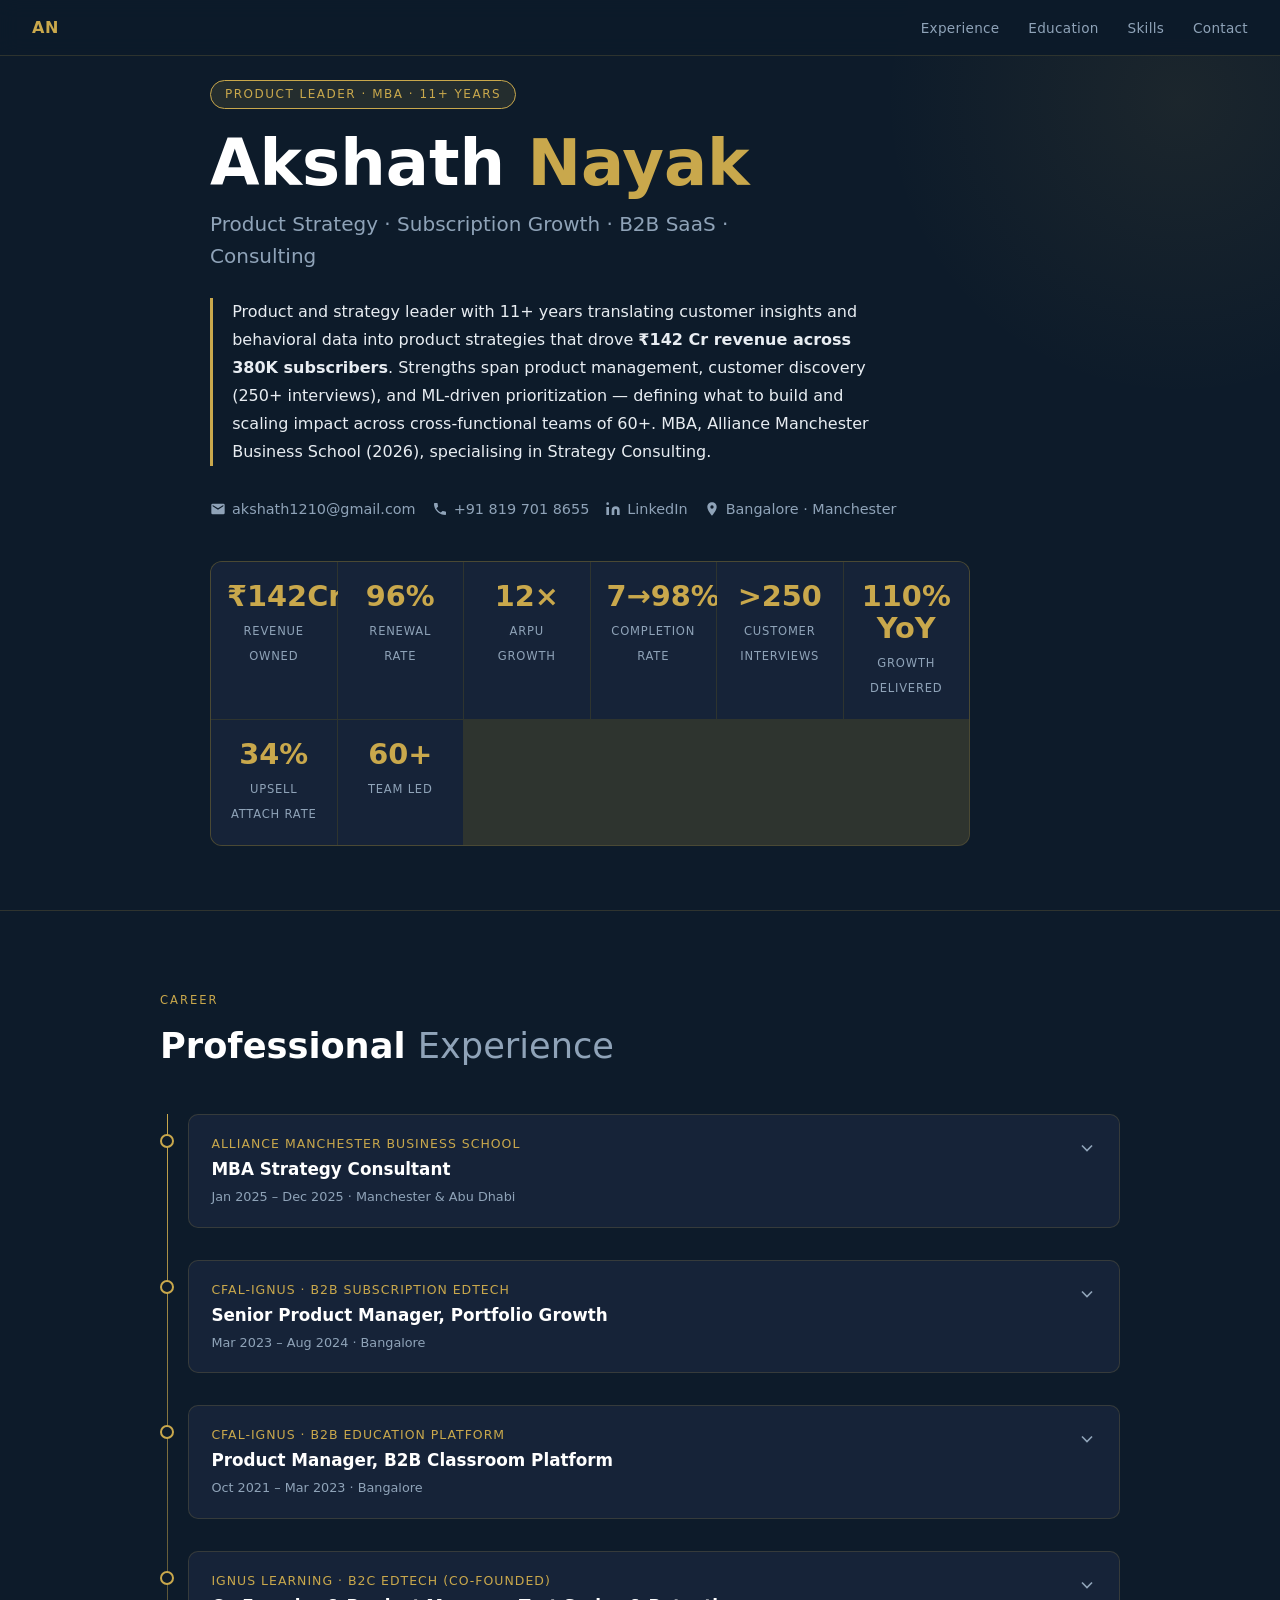
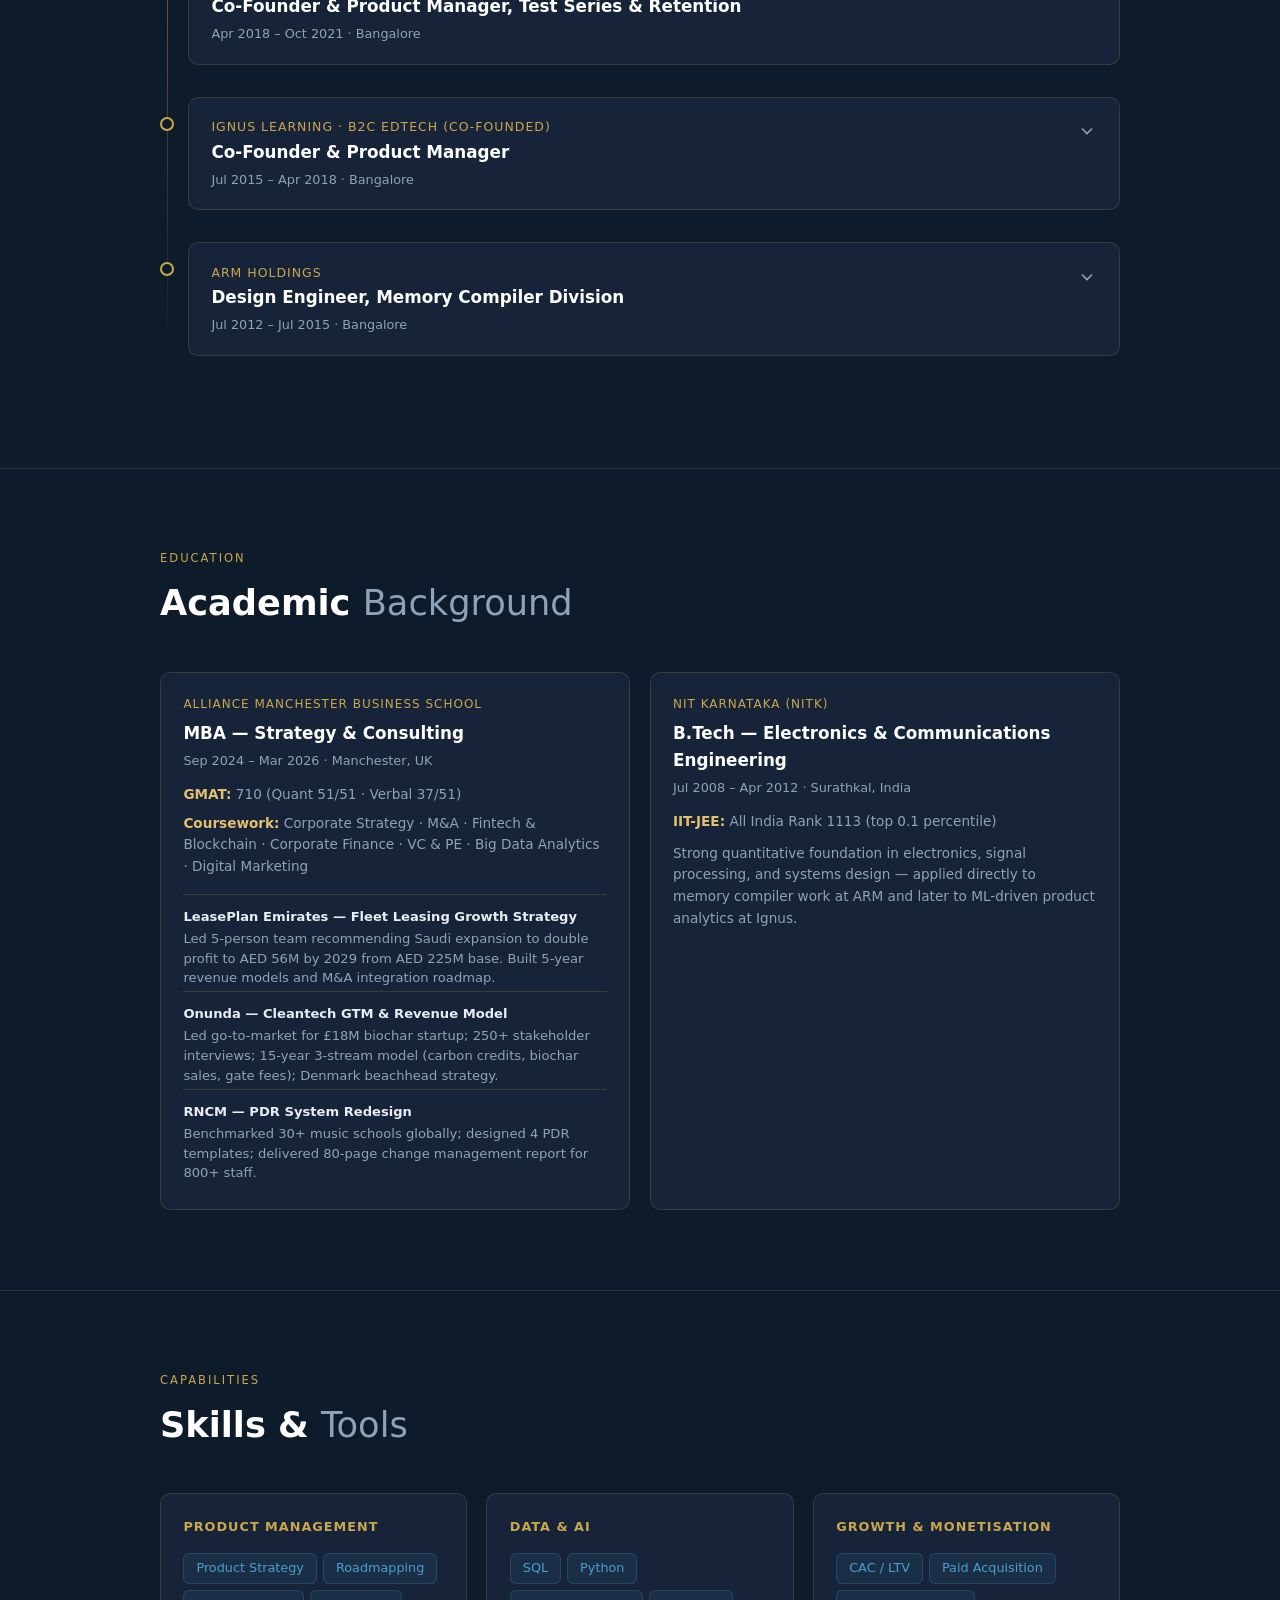
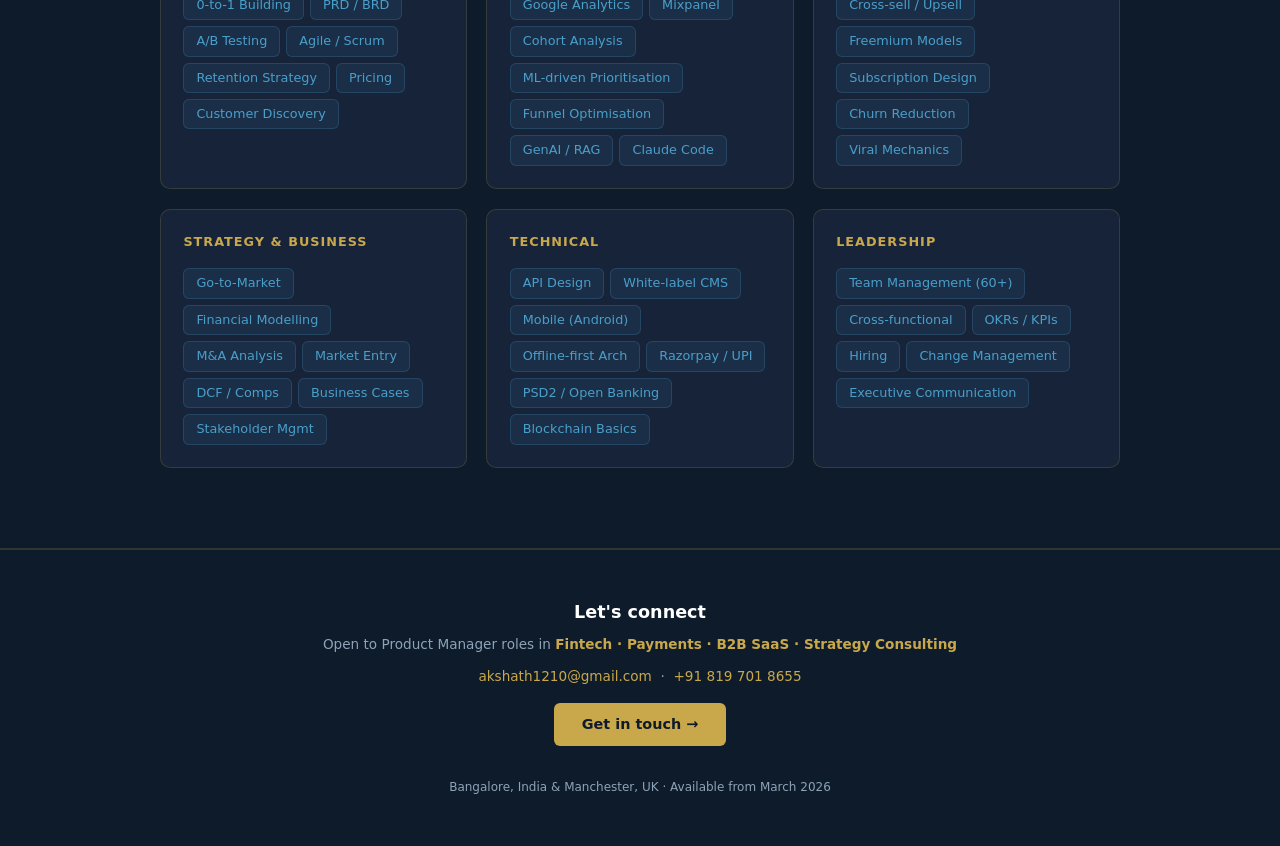
<file: akshath.html>
<!DOCTYPE html>
<html lang="en">
<head>
  <meta charset="UTF-8">
  <meta name="viewport" content="width=device-width, initial-scale=1.0">
  <title>Akshath Nayak — Product Leader</title>
  <style>
    :root {
      --navy: #0d1b2a;
      --navy-mid: #142236;
      --navy-light: #1e3452;
      --gold: #c9a84c;
      --gold-light: #e2c06e;
      --gold-pale: #f0d898;
      --text: #e8edf2;
      --text-muted: #8fa3b8;
      --accent: #4a9eca;
      --card-bg: #162338;
      --card-border: rgba(201,168,76,0.18);
    }

    * { margin: 0; padding: 0; box-sizing: border-box; }

    html { scroll-behavior: smooth; }

    body {
      background: var(--navy);
      color: var(--text);
      font-family: 'Segoe UI', system-ui, -apple-system, sans-serif;
      line-height: 1.6;
      overflow-x: hidden;
    }

    /* ── NAV ── */
    nav {
      position: fixed; top: 0; left: 0; right: 0; z-index: 100;
      background: rgba(13,27,42,0.92);
      backdrop-filter: blur(10px);
      border-bottom: 1px solid var(--card-border);
      display: flex; align-items: center; justify-content: space-between;
      padding: 0 2rem; height: 56px;
    }
    nav .brand { color: var(--gold); font-weight: 700; font-size: 1rem; letter-spacing: 0.5px; }
    nav ul { list-style: none; display: flex; gap: 1.8rem; }
    nav a { color: var(--text-muted); text-decoration: none; font-size: 0.85rem; letter-spacing: 0.3px; transition: color 0.2s; }
    nav a:hover { color: var(--gold); }

    /* ── HERO ── */
    #hero {
      min-height: 100vh;
      display: flex; flex-direction: column; justify-content: center;
      padding: 80px 2rem 4rem;
      position: relative;
      overflow: hidden;
    }
    #hero::before {
      content: '';
      position: absolute; top: -200px; right: -200px;
      width: 600px; height: 600px;
      background: radial-gradient(circle, rgba(201,168,76,0.08) 0%, transparent 70%);
      pointer-events: none;
    }
    .hero-inner { max-width: 860px; margin: 0 auto; width: 100%; }
    .hero-tag {
      display: inline-block;
      background: rgba(201,168,76,0.12);
      border: 1px solid var(--gold);
      color: var(--gold);
      font-size: 0.75rem; letter-spacing: 1.5px; text-transform: uppercase;
      padding: 4px 14px; border-radius: 20px; margin-bottom: 1.2rem;
    }
    h1 {
      font-size: clamp(2.4rem, 6vw, 4rem);
      font-weight: 700; line-height: 1.1;
      color: #fff;
      margin-bottom: 0.6rem;
    }
    h1 span { color: var(--gold); }
    .hero-sub {
      font-size: clamp(1rem, 2.5vw, 1.25rem);
      color: var(--text-muted);
      margin-bottom: 1.6rem;
      max-width: 620px;
    }
    .hero-summary {
      font-size: 1rem; color: var(--text);
      max-width: 680px; line-height: 1.75;
      margin-bottom: 2rem;
      border-left: 3px solid var(--gold);
      padding-left: 1.2rem;
    }
    .hero-contacts {
      display: flex; flex-wrap: wrap; gap: 1rem; margin-bottom: 2.5rem;
    }
    .hero-contacts a {
      color: var(--text-muted); text-decoration: none; font-size: 0.9rem;
      display: flex; align-items: center; gap: 6px;
      transition: color 0.2s;
    }
    .hero-contacts a:hover { color: var(--gold); }
    .hero-contacts svg { width: 16px; height: 16px; fill: currentColor; }

    /* ── STATS ROW ── */
    .stats-row {
      display: grid; grid-template-columns: repeat(auto-fit, minmax(120px, 1fr));
      gap: 1px; background: var(--card-border);
      border: 1px solid var(--card-border); border-radius: 12px;
      overflow: hidden; max-width: 760px;
    }
    .stat {
      background: var(--card-bg);
      padding: 1.2rem 1rem; text-align: center;
      transition: background 0.2s;
    }
    .stat:hover { background: var(--navy-light); }
    .stat-num {
      display: block;
      font-size: 1.8rem; font-weight: 700; color: var(--gold);
      line-height: 1.1; margin-bottom: 4px;
    }
    .stat-label { font-size: 0.72rem; color: var(--text-muted); text-transform: uppercase; letter-spacing: 0.8px; }

    /* ── SECTIONS ── */
    section { padding: 80px 2rem; }
    .section-inner { max-width: 960px; margin: 0 auto; }
    .section-title {
      font-size: 0.72rem; text-transform: uppercase; letter-spacing: 2px;
      color: var(--gold); margin-bottom: 0.5rem;
    }
    h2 { font-size: clamp(1.6rem, 3vw, 2.2rem); color: #fff; margin-bottom: 2.5rem; }
    h2 .dim { color: var(--text-muted); font-weight: 400; }

    /* ── TIMELINE ── */
    .timeline { position: relative; padding-left: 28px; }
    .timeline::before {
      content: ''; position: absolute; left: 7px; top: 0; bottom: 0;
      width: 1px; background: linear-gradient(to bottom, var(--gold), transparent);
    }
    .tl-item { position: relative; margin-bottom: 2rem; }
    .tl-dot {
      position: absolute; left: -28px; top: 20px;
      width: 14px; height: 14px; border-radius: 50%;
      background: var(--navy); border: 2px solid var(--gold);
      transition: background 0.2s;
      cursor: pointer;
    }
    .tl-item.open .tl-dot { background: var(--gold); }

    .tl-card {
      background: var(--card-bg);
      border: 1px solid var(--card-border);
      border-radius: 10px; overflow: hidden;
      transition: border-color 0.2s;
    }
    .tl-card:hover { border-color: rgba(201,168,76,0.4); }
    .tl-item.open .tl-card { border-color: var(--gold); }

    .tl-header {
      padding: 1.2rem 1.4rem;
      cursor: pointer;
      display: grid;
      grid-template-columns: 1fr auto;
      gap: 0.5rem;
      align-items: start;
    }
    .tl-company { font-size: 0.78rem; color: var(--gold); text-transform: uppercase; letter-spacing: 1px; margin-bottom: 2px; }
    .tl-title { font-size: 1.05rem; font-weight: 600; color: #fff; margin-bottom: 4px; }
    .tl-date { font-size: 0.8rem; color: var(--text-muted); }
    .tl-chevron {
      width: 20px; height: 20px; color: var(--text-muted);
      transition: transform 0.3s;
      flex-shrink: 0; margin-top: 4px;
    }
    .tl-item.open .tl-chevron { transform: rotate(180deg); }

    .tl-body {
      max-height: 0; overflow: hidden;
      transition: max-height 0.4s ease, padding 0.3s ease;
    }
    .tl-item.open .tl-body { max-height: 600px; }
    .tl-body-inner {
      padding: 0 1.4rem 1.4rem;
      border-top: 1px solid var(--card-border);
    }
    .tl-chips { display: flex; flex-wrap: wrap; gap: 6px; margin: 1rem 0 0.8rem; }
    .chip {
      font-size: 0.72rem; padding: 3px 10px; border-radius: 20px;
      background: rgba(201,168,76,0.1); color: var(--gold-light);
      border: 1px solid rgba(201,168,76,0.25);
    }
    .tl-bullets { list-style: none; margin-top: 0.8rem; }
    .tl-bullets li {
      padding: 5px 0 5px 16px; position: relative;
      font-size: 0.9rem; color: var(--text-muted); line-height: 1.6;
    }
    .tl-bullets li::before {
      content: ''; position: absolute; left: 0; top: 13px;
      width: 5px; height: 5px; border-radius: 50%;
      background: var(--gold);
    }
    .tl-bullets li strong { color: var(--text); }
    .tl-bullets .metric { color: var(--gold-light); font-weight: 600; }

    /* ── SKILLS ── */
    .skills-grid { display: grid; grid-template-columns: repeat(auto-fit, minmax(240px, 1fr)); gap: 1.2rem; }
    .skill-group {
      background: var(--card-bg);
      border: 1px solid var(--card-border);
      border-radius: 10px; padding: 1.4rem;
    }
    .skill-group h3 { font-size: 0.8rem; color: var(--gold); text-transform: uppercase; letter-spacing: 1px; margin-bottom: 1rem; }
    .skill-tags { display: flex; flex-wrap: wrap; gap: 6px; }
    .skill-tag {
      font-size: 0.8rem; padding: 4px 12px; border-radius: 6px;
      background: rgba(74,158,202,0.1); color: var(--accent);
      border: 1px solid rgba(74,158,202,0.2);
    }

    /* ── EDUCATION ── */
    .edu-grid { display: grid; grid-template-columns: repeat(auto-fit, minmax(280px, 1fr)); gap: 1.2rem; }
    .edu-card {
      background: var(--card-bg);
      border: 1px solid var(--card-border);
      border-radius: 10px; padding: 1.4rem;
    }
    .edu-school { font-size: 0.75rem; color: var(--gold); text-transform: uppercase; letter-spacing: 1px; margin-bottom: 6px; }
    .edu-degree { font-size: 1.05rem; font-weight: 600; color: #fff; margin-bottom: 4px; }
    .edu-date { font-size: 0.8rem; color: var(--text-muted); margin-bottom: 0.8rem; }
    .edu-detail { font-size: 0.85rem; color: var(--text-muted); margin-bottom: 0.4rem; }
    .edu-detail strong { color: var(--gold-light); }
    .edu-projects { margin-top: 1rem; }
    .edu-proj {
      border-top: 1px solid var(--card-border);
      padding: 0.7rem 0 0.2rem;
      font-size: 0.82rem;
    }
    .edu-proj-title { color: var(--text); font-weight: 600; margin-bottom: 2px; }
    .edu-proj-desc { color: var(--text-muted); line-height: 1.5; }

    /* ── FOOTER ── */
    footer {
      text-align: center; padding: 3rem 2rem;
      border-top: 1px solid var(--card-border);
      color: var(--text-muted); font-size: 0.85rem;
    }
    footer a { color: var(--gold); text-decoration: none; }
    .footer-cta {
      display: inline-block; margin-top: 1rem;
      padding: 10px 28px; border-radius: 6px;
      background: var(--gold); color: var(--navy);
      font-weight: 700; font-size: 0.9rem;
      text-decoration: none; transition: background 0.2s;
    }
    .footer-cta:hover { background: var(--gold-light); color: var(--navy); }

    /* ── MISC ── */
    .divider { border: none; border-top: 1px solid var(--card-border); margin: 0; }

    @media (max-width: 600px) {
      nav ul { gap: 1rem; }
      .hero-contacts { flex-direction: column; }
      .stats-row { grid-template-columns: repeat(2, 1fr); }
    }
  </style>
</head>
<body>

<!-- NAV -->
<nav>
  <span class="brand">AN</span>
  <ul>
    <li><a href="#experience">Experience</a></li>
    <li><a href="#education">Education</a></li>
    <li><a href="#skills">Skills</a></li>
    <li><a href="#contact">Contact</a></li>
  </ul>
</nav>

<!-- HERO -->
<section id="hero">
  <div class="hero-inner">
    <span class="hero-tag">Product Leader · MBA · 11+ Years</span>
    <h1>Akshath <span>Nayak</span></h1>
    <p class="hero-sub">Product Strategy · Subscription Growth · B2B SaaS · Consulting</p>
    <p class="hero-summary">
      Product and strategy leader with 11+ years translating customer insights and behavioral data
      into product strategies that drove <strong>₹142 Cr revenue across 380K subscribers</strong>.
      Strengths span product management, customer discovery (250+ interviews), and ML-driven
      prioritization — defining what to build and scaling impact across cross-functional teams of 60+.
      MBA, Alliance Manchester Business School (2026), specialising in Strategy Consulting.
    </p>
    <div class="hero-contacts">
      <a href="mailto:akshath1210@gmail.com">
        <svg viewBox="0 0 24 24"><path d="M20 4H4a2 2 0 00-2 2v12a2 2 0 002 2h16a2 2 0 002-2V6a2 2 0 00-2-2zm0 4l-8 5-8-5V6l8 5 8-5v2z"/></svg>
        akshath1210@gmail.com
      </a>
      <a href="tel:+918197018655">
        <svg viewBox="0 0 24 24"><path d="M6.6 10.8c1.4 2.8 3.8 5.1 6.6 6.6l2.2-2.2c.3-.3.7-.4 1-.2 1.1.4 2.3.6 3.6.6.6 0 1 .4 1 1V20c0 .6-.4 1-1 1-9.4 0-17-7.6-17-17 0-.6.4-1 1-1h3.5c.6 0 1 .4 1 1 0 1.3.2 2.5.6 3.6.1.3 0 .7-.2 1L6.6 10.8z"/></svg>
        +91 819 701 8655
      </a>
      <a href="#">
        <svg viewBox="0 0 24 24"><path d="M16 8a6 6 0 016 6v7h-4v-7a2 2 0 00-2-2 2 2 0 00-2 2v7h-4v-7a6 6 0 016-6zM2 9h4v12H2zm2-3a2 2 0 100-4 2 2 0 000 4z"/></svg>
        LinkedIn
      </a>
      <a href="#">
        <svg viewBox="0 0 24 24"><path d="M12 2C8.13 2 5 5.13 5 9c0 5.25 7 13 7 13s7-7.75 7-13c0-3.87-3.13-7-7-7zm0 9.5a2.5 2.5 0 110-5 2.5 2.5 0 010 5z"/></svg>
        Bangalore · Manchester
      </a>
    </div>

    <div class="stats-row">
      <div class="stat">
        <span class="stat-num" data-target="142" data-prefix="₹" data-suffix="Cr">0</span>
        <span class="stat-label">Revenue Owned</span>
      </div>
      <div class="stat">
        <span class="stat-num" data-target="96" data-suffix="%">0</span>
        <span class="stat-label">Renewal Rate</span>
      </div>
      <div class="stat">
        <span class="stat-num">12×</span>
        <span class="stat-label">ARPU Growth</span>
      </div>
      <div class="stat">
        <span class="stat-num">7→98%</span>
        <span class="stat-label">Completion Rate</span>
      </div>
      <div class="stat">
        <span class="stat-num" data-target="250" data-prefix=">" >0</span>
        <span class="stat-label">Customer Interviews</span>
      </div>
      <div class="stat">
        <span class="stat-num" data-target="110" data-suffix="% YoY">0</span>
        <span class="stat-label">Growth Delivered</span>
      </div>
      <div class="stat">
        <span class="stat-num" data-target="34" data-suffix="%">0</span>
        <span class="stat-label">Upsell Attach Rate</span>
      </div>
      <div class="stat">
        <span class="stat-num" data-target="60" data-suffix="+">0</span>
        <span class="stat-label">Team Led</span>
      </div>
    </div>
  </div>
</section>

<hr class="divider">

<!-- EXPERIENCE -->
<section id="experience">
  <div class="section-inner">
    <p class="section-title">Career</p>
    <h2>Professional <span class="dim">Experience</span></h2>

    <div class="timeline">

      <!-- MBA Consulting -->
      <div class="tl-item" id="job-mba">
        <div class="tl-dot" onclick="toggleJob('job-mba')"></div>
        <div class="tl-card">
          <div class="tl-header" onclick="toggleJob('job-mba')">
            <div>
              <div class="tl-company">Alliance Manchester Business School</div>
              <div class="tl-title">MBA Strategy Consultant</div>
              <div class="tl-date">Jan 2025 – Dec 2025 · Manchester &amp; Abu Dhabi</div>
            </div>
            <svg class="tl-chevron" viewBox="0 0 24 24" fill="none" stroke="currentColor" stroke-width="2"><polyline points="6 9 12 15 18 9"/></svg>
          </div>
          <div class="tl-body">
            <div class="tl-body-inner">
              <div class="tl-chips">
                <span class="chip">Strategy Consulting</span>
                <span class="chip">Financial Modelling</span>
                <span class="chip">Market Entry</span>
                <span class="chip">GTM Strategy</span>
                <span class="chip">Stakeholder Interviews</span>
              </div>
              <ul class="tl-bullets">
                <li><strong>LeasePlan Emirates (Jan–Jun 2025):</strong> Repositioned an <span class="metric">AED 225M</span> fleet-leasing business toward integrated mobility; evaluated 25+ strategic opportunities and recommended Saudi Arabia expansion to double profit by 2029 — <span class="metric">29% margin, 14,340-unit fleet.</span></li>
                <li><strong>Onunda — Cleantech Biochar Startup (Jul–Dec 2025):</strong> Built go-to-market strategy and a 15-year, 3-stream revenue model for an <span class="metric">£18M</span> cleantech startup; ran <span class="metric">250+ stakeholder interviews</span> across utilities, agriculture, and regulators; authored global-expansion playbook identifying Denmark as beachhead market.</li>
              </ul>
            </div>
          </div>
        </div>
      </div>

      <!-- CFAL SPM -->
      <div class="tl-item" id="job-cfal-spm">
        <div class="tl-dot" onclick="toggleJob('job-cfal-spm')"></div>
        <div class="tl-card">
          <div class="tl-header" onclick="toggleJob('job-cfal-spm')">
            <div>
              <div class="tl-company">CFAL-Ignus · B2B Subscription Edtech</div>
              <div class="tl-title">Senior Product Manager, Portfolio Growth</div>
              <div class="tl-date">Mar 2023 – Aug 2024 · Bangalore</div>
            </div>
            <svg class="tl-chevron" viewBox="0 0 24 24" fill="none" stroke="currentColor" stroke-width="2"><polyline points="6 9 12 15 18 9"/></svg>
          </div>
          <div class="tl-body">
            <div class="tl-body-inner">
              <div class="tl-chips">
                <span class="chip">Portfolio PM</span>
                <span class="chip">Subscription Growth</span>
                <span class="chip">Retention</span>
                <span class="chip">B2B Renewals</span>
                <span class="chip">Paid Acquisition</span>
                <span class="chip">Team Leadership</span>
              </div>
              <ul class="tl-bullets">
                <li>Owned product and revenue strategy for a <span class="metric">5-product subscription portfolio (₹142 Cr, 380K subscribers)</span>; defined key metrics and quarterly roadmaps; led 5 PMs across cross-functional teams of 60+ (engineering, content, sales).</li>
                <li>Translated churn analysis into a multi-year bundling strategy (8% discount) and a white-label CMS (10-person eng team), reaching a <span class="metric">96–100% B2B renewal rate</span> across 140 school partnerships.</li>
                <li>Drove <span class="metric">110% YoY growth</span> in test series product through ₹14 Cr paid acquisition (Google, Instagram, influencers) and a cross-product recommendation engine generating 25% incremental revenue.</li>
              </ul>
            </div>
          </div>
        </div>
      </div>

      <!-- CFAL PM -->
      <div class="tl-item" id="job-cfal-pm">
        <div class="tl-dot" onclick="toggleJob('job-cfal-pm')"></div>
        <div class="tl-card">
          <div class="tl-header" onclick="toggleJob('job-cfal-pm')">
            <div>
              <div class="tl-company">CFAL-Ignus · B2B Education Platform</div>
              <div class="tl-title">Product Manager, B2B Classroom Platform</div>
              <div class="tl-date">Oct 2021 – Mar 2023 · Bangalore</div>
            </div>
            <svg class="tl-chevron" viewBox="0 0 24 24" fill="none" stroke="currentColor" stroke-width="2"><polyline points="6 9 12 15 18 9"/></svg>
          </div>
          <div class="tl-body">
            <div class="tl-body-inner">
              <div class="tl-chips">
                <span class="chip">0-to-1 Build</span>
                <span class="chip">Real-time Architecture</span>
                <span class="chip">B2B SaaS</span>
                <span class="chip">Stakeholder Management</span>
              </div>
              <ul class="tl-bullets">
                <li>Pitched and built teacher-controlled synchronous learning platform for grades 7–10; led a <span class="metric">36-person team</span> (engineering, content, sales) from concept to launch across 52 schools and 9,800 students — <span class="metric">₹19.6 Cr in 18 months.</span></li>
                <li>Designed real-time classroom orchestration: content sync to tablets, timed assessments, live leaderboards, simulations, and automated parent-reporting — one-click progress reports that became the key sales driver for school adoption.</li>
                <li>Built product as strategic funnel capturing students in grades 7–10 to reduce churn to competitors in premium grades 11–12.</li>
              </ul>
            </div>
          </div>
        </div>
      </div>

      <!-- Ignus Co-Founder 2 -->
      <div class="tl-item" id="job-ignus2">
        <div class="tl-dot" onclick="toggleJob('job-ignus2')"></div>
        <div class="tl-card">
          <div class="tl-header" onclick="toggleJob('job-ignus2')">
            <div>
              <div class="tl-company">Ignus Learning · B2C Edtech (Co-founded)</div>
              <div class="tl-title">Co-Founder &amp; Product Manager, Test Series &amp; Retention</div>
              <div class="tl-date">Apr 2018 – Oct 2021 · Bangalore</div>
            </div>
            <svg class="tl-chevron" viewBox="0 0 24 24" fill="none" stroke="currentColor" stroke-width="2"><polyline points="6 9 12 15 18 9"/></svg>
          </div>
          <div class="tl-body">
            <div class="tl-body-inner">
              <div class="tl-chips">
                <span class="chip">ML Analytics</span>
                <span class="chip">Marketplace</span>
                <span class="chip">ARPU Expansion</span>
                <span class="chip">Retention</span>
                <span class="chip">Two-sided Platform</span>
              </div>
              <ul class="tl-bullets">
                <li>Launched analytics-led test series (ML weak-topic identification, rank prediction, benchmarking vs top scorers), scaling to <span class="metric">70,000 paid users</span> and becoming the primary revenue driver.</li>
                <li>Identified bottom-quartile churn risk; launched 1:1 live-mentoring marketplace (teacher revenue-share model) — <span class="metric">34% attach rate (24,000 subscribers)</span>, lifting ARPU from ₹2,000 to <span class="metric">₹25,000.</span></li>
                <li>Drove 15%+ YoY retention improvement through A/B testing, adaptive study plans, auto-timetables, and concept-linked solutions.</li>
              </ul>
            </div>
          </div>
        </div>
      </div>

      <!-- Ignus Co-Founder 1 -->
      <div class="tl-item" id="job-ignus1">
        <div class="tl-dot" onclick="toggleJob('job-ignus1')"></div>
        <div class="tl-card">
          <div class="tl-header" onclick="toggleJob('job-ignus1')">
            <div>
              <div class="tl-company">Ignus Learning · B2C Edtech (Co-founded)</div>
              <div class="tl-title">Co-Founder &amp; Product Manager</div>
              <div class="tl-date">Jul 2015 – Apr 2018 · Bangalore</div>
            </div>
            <svg class="tl-chevron" viewBox="0 0 24 24" fill="none" stroke="currentColor" stroke-width="2"><polyline points="6 9 12 15 18 9"/></svg>
          </div>
          <div class="tl-body">
            <div class="tl-body-inner">
              <div class="tl-chips">
                <span class="chip">0-to-1</span>
                <span class="chip">Freemium</span>
                <span class="chip">User Research</span>
                <span class="chip">Funnel Optimisation</span>
                <span class="chip">College Partnerships</span>
              </div>
              <ul class="tl-bullets">
                <li>Scaled B2C exam prep platform from <span class="metric">0 to 31,500 paid subscribers</span> across 130 colleges; led team of 15+ through product roadmap, freemium pricing experiments, and analytics-driven funnel optimisation.</li>
                <li>Conducted 200 hours of user research (teaching JEE classes); redesigned from 8-hour monolithic content to modular 2-hour segments — completion rate improved from <span class="metric">7% to 98%</span>, driving 90%+ YoY retention.</li>
                <li>Built platform to profitability (₹2.08 Cr revenue) without external funding; recovered ₹1 Cr pooled investment.</li>
              </ul>
            </div>
          </div>
        </div>
      </div>

      <!-- ARM -->
      <div class="tl-item" id="job-arm">
        <div class="tl-dot" onclick="toggleJob('job-arm')"></div>
        <div class="tl-card">
          <div class="tl-header" onclick="toggleJob('job-arm')">
            <div>
              <div class="tl-company">ARM Holdings</div>
              <div class="tl-title">Design Engineer, Memory Compiler Division</div>
              <div class="tl-date">Jul 2012 – Jul 2015 · Bangalore</div>
            </div>
            <svg class="tl-chevron" viewBox="0 0 24 24" fill="none" stroke="currentColor" stroke-width="2"><polyline points="6 9 12 15 18 9"/></svg>
          </div>
          <div class="tl-body">
            <div class="tl-body-inner">
              <div class="tl-chips">
                <span class="chip">Semiconductor IP</span>
                <span class="chip">SRAM Compilers</span>
                <span class="chip">Global Team</span>
                <span class="chip">Hardware-Software Interface</span>
              </div>
              <ul class="tl-bullets">
                <li>Designed parameterized SRAM memory compilers enabling semiconductor customers to generate custom configurations; IP shipped in <span class="metric">billions of devices</span> globally.</li>
                <li>Collaborated with global team on compiler architecture, validation, integration, and customer support across process nodes.</li>
                <li>Left to co-found Ignus — applying product thinking from ARM (modular design, user-centric customisation) to edtech platform development.</li>
              </ul>
            </div>
          </div>
        </div>
      </div>

    </div><!-- /timeline -->
  </div>
</section>

<hr class="divider">

<!-- EDUCATION -->
<section id="education">
  <div class="section-inner">
    <p class="section-title">Education</p>
    <h2>Academic <span class="dim">Background</span></h2>

    <div class="edu-grid">
      <div class="edu-card">
        <div class="edu-school">Alliance Manchester Business School</div>
        <div class="edu-degree">MBA — Strategy &amp; Consulting</div>
        <div class="edu-date">Sep 2024 – Mar 2026 · Manchester, UK</div>
        <div class="edu-detail"><strong>GMAT:</strong> 710 (Quant 51/51 · Verbal 37/51)</div>
        <div class="edu-detail"><strong>Coursework:</strong> Corporate Strategy · M&amp;A · Fintech &amp; Blockchain · Corporate Finance · VC &amp; PE · Big Data Analytics · Digital Marketing</div>
        <div class="edu-projects">
          <div class="edu-proj">
            <div class="edu-proj-title">LeasePlan Emirates — Fleet Leasing Growth Strategy</div>
            <div class="edu-proj-desc">Led 5-person team recommending Saudi expansion to double profit to AED 56M by 2029 from AED 225M base. Built 5-year revenue models and M&amp;A integration roadmap.</div>
          </div>
          <div class="edu-proj">
            <div class="edu-proj-title">Onunda — Cleantech GTM &amp; Revenue Model</div>
            <div class="edu-proj-desc">Led go-to-market for £18M biochar startup; 250+ stakeholder interviews; 15-year 3-stream model (carbon credits, biochar sales, gate fees); Denmark beachhead strategy.</div>
          </div>
          <div class="edu-proj">
            <div class="edu-proj-title">RNCM — PDR System Redesign</div>
            <div class="edu-proj-desc">Benchmarked 30+ music schools globally; designed 4 PDR templates; delivered 80-page change management report for 800+ staff.</div>
          </div>
        </div>
      </div>

      <div class="edu-card">
        <div class="edu-school">NIT Karnataka (NITK)</div>
        <div class="edu-degree">B.Tech — Electronics &amp; Communications Engineering</div>
        <div class="edu-date">Jul 2008 – Apr 2012 · Surathkal, India</div>
        <div class="edu-detail"><strong>IIT-JEE:</strong> All India Rank 1113 (top 0.1 percentile)</div>
        <div class="edu-detail" style="margin-top:0.6rem; color: var(--text-muted); font-size:0.85rem;">Strong quantitative foundation in electronics, signal processing, and systems design — applied directly to memory compiler work at ARM and later to ML-driven product analytics at Ignus.</div>
      </div>
    </div>
  </div>
</section>

<hr class="divider">

<!-- SKILLS -->
<section id="skills">
  <div class="section-inner">
    <p class="section-title">Capabilities</p>
    <h2>Skills &amp; <span class="dim">Tools</span></h2>

    <div class="skills-grid">
      <div class="skill-group">
        <h3>Product Management</h3>
        <div class="skill-tags">
          <span class="skill-tag">Product Strategy</span>
          <span class="skill-tag">Roadmapping</span>
          <span class="skill-tag">0-to-1 Building</span>
          <span class="skill-tag">PRD / BRD</span>
          <span class="skill-tag">A/B Testing</span>
          <span class="skill-tag">Agile / Scrum</span>
          <span class="skill-tag">Retention Strategy</span>
          <span class="skill-tag">Pricing</span>
          <span class="skill-tag">Customer Discovery</span>
        </div>
      </div>
      <div class="skill-group">
        <h3>Data &amp; AI</h3>
        <div class="skill-tags">
          <span class="skill-tag">SQL</span>
          <span class="skill-tag">Python</span>
          <span class="skill-tag">Google Analytics</span>
          <span class="skill-tag">Mixpanel</span>
          <span class="skill-tag">Cohort Analysis</span>
          <span class="skill-tag">ML-driven Prioritisation</span>
          <span class="skill-tag">Funnel Optimisation</span>
          <span class="skill-tag">GenAI / RAG</span>
          <span class="skill-tag">Claude Code</span>
        </div>
      </div>
      <div class="skill-group">
        <h3>Growth &amp; Monetisation</h3>
        <div class="skill-tags">
          <span class="skill-tag">CAC / LTV</span>
          <span class="skill-tag">Paid Acquisition</span>
          <span class="skill-tag">Cross-sell / Upsell</span>
          <span class="skill-tag">Freemium Models</span>
          <span class="skill-tag">Subscription Design</span>
          <span class="skill-tag">Churn Reduction</span>
          <span class="skill-tag">Viral Mechanics</span>
        </div>
      </div>
      <div class="skill-group">
        <h3>Strategy &amp; Business</h3>
        <div class="skill-tags">
          <span class="skill-tag">Go-to-Market</span>
          <span class="skill-tag">Financial Modelling</span>
          <span class="skill-tag">M&amp;A Analysis</span>
          <span class="skill-tag">Market Entry</span>
          <span class="skill-tag">DCF / Comps</span>
          <span class="skill-tag">Business Cases</span>
          <span class="skill-tag">Stakeholder Mgmt</span>
        </div>
      </div>
      <div class="skill-group">
        <h3>Technical</h3>
        <div class="skill-tags">
          <span class="skill-tag">API Design</span>
          <span class="skill-tag">White-label CMS</span>
          <span class="skill-tag">Mobile (Android)</span>
          <span class="skill-tag">Offline-first Arch</span>
          <span class="skill-tag">Razorpay / UPI</span>
          <span class="skill-tag">PSD2 / Open Banking</span>
          <span class="skill-tag">Blockchain Basics</span>
        </div>
      </div>
      <div class="skill-group">
        <h3>Leadership</h3>
        <div class="skill-tags">
          <span class="skill-tag">Team Management (60+)</span>
          <span class="skill-tag">Cross-functional</span>
          <span class="skill-tag">OKRs / KPIs</span>
          <span class="skill-tag">Hiring</span>
          <span class="skill-tag">Change Management</span>
          <span class="skill-tag">Executive Communication</span>
        </div>
      </div>
    </div>
  </div>
</section>

<hr class="divider">

<!-- FOOTER / CONTACT -->
<footer id="contact">
  <p style="font-size:1.1rem; color:#fff; font-weight:600; margin-bottom:0.5rem;">Let's connect</p>
  <p>Open to Product Manager roles in <strong style="color:var(--gold)">Fintech · Payments · B2B SaaS · Strategy Consulting</strong></p>
  <p style="margin-top:0.6rem;">
    <a href="mailto:akshath1210@gmail.com">akshath1210@gmail.com</a> &nbsp;·&nbsp;
    <a href="tel:+918197018655">+91 819 701 8655</a>
  </p>
  <a class="footer-cta" href="mailto:akshath1210@gmail.com">Get in touch →</a>
  <p style="margin-top:2rem; font-size:0.75rem; color: var(--text-muted);">Bangalore, India &amp; Manchester, UK · Available from March 2026</p>
</footer>

<script>
  // Toggle timeline items
  function toggleJob(id) {
    const el = document.getElementById(id);
    el.classList.toggle('open');
  }

  // Count-up animation for stats
  function animateCountUp() {
    document.querySelectorAll('.stat-num[data-target]').forEach(el => {
      const target = parseInt(el.dataset.target);
      const suffix = el.dataset.suffix || '';
      const prefix = el.dataset.prefix || '';
      let current = 0;
      const step = Math.ceil(target / 40);
      const timer = setInterval(() => {
        current = Math.min(current + step, target);
        el.textContent = prefix + current + suffix;
        if (current >= target) clearInterval(timer);
      }, 30);
    });
  }

  // Trigger count-up when hero stats scroll into view
  const statsRow = document.querySelector('.stats-row');
  const observer = new IntersectionObserver(entries => {
    entries.forEach(e => { if (e.isIntersecting) { animateCountUp(); observer.disconnect(); } });
  }, { threshold: 0.3 });
  if (statsRow) observer.observe(statsRow);

  // Smooth active nav highlight
  const sections = document.querySelectorAll('section[id], footer[id]');
  const navLinks = document.querySelectorAll('nav a');
  window.addEventListener('scroll', () => {
    let current = '';
    sections.forEach(s => { if (window.scrollY >= s.offsetTop - 80) current = s.id; });
    navLinks.forEach(a => {
      a.style.color = a.getAttribute('href') === '#' + current ? 'var(--gold)' : '';
    });
  });
</script>

</body>
</html>
</file>
